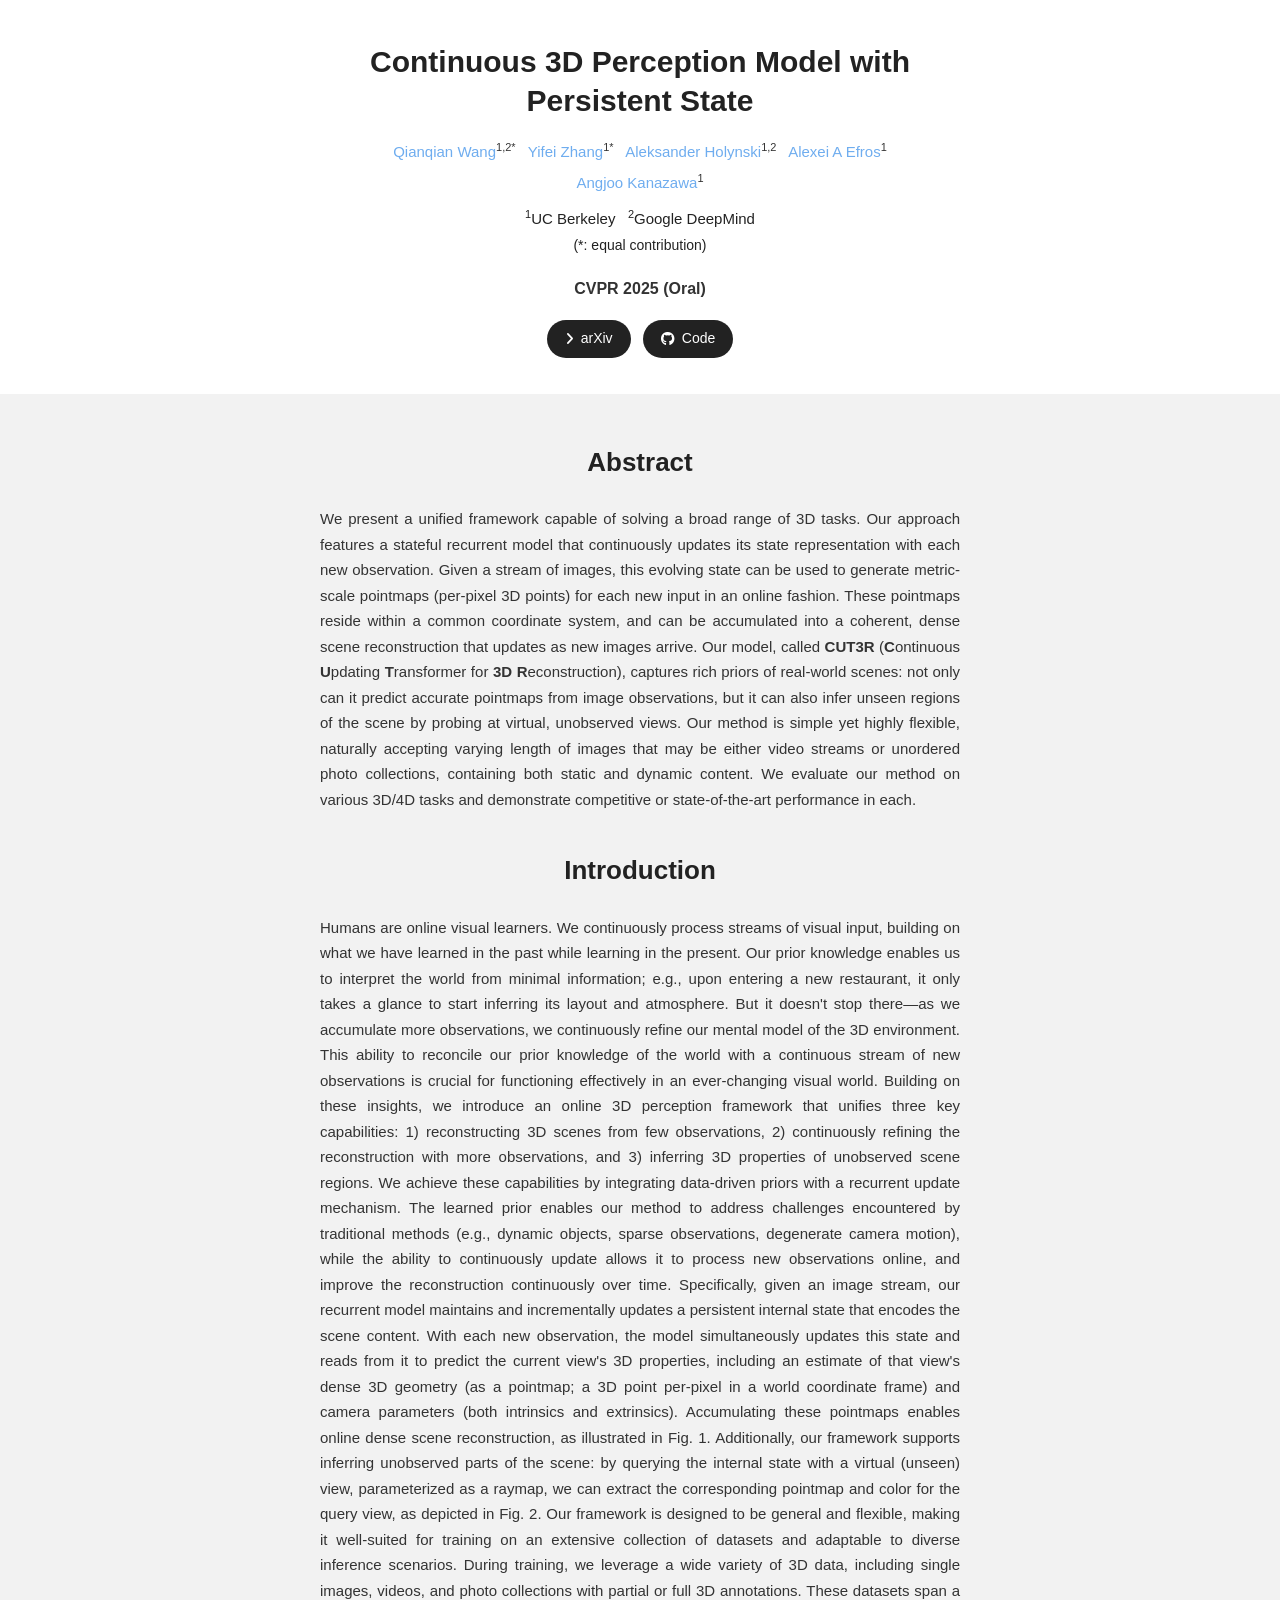
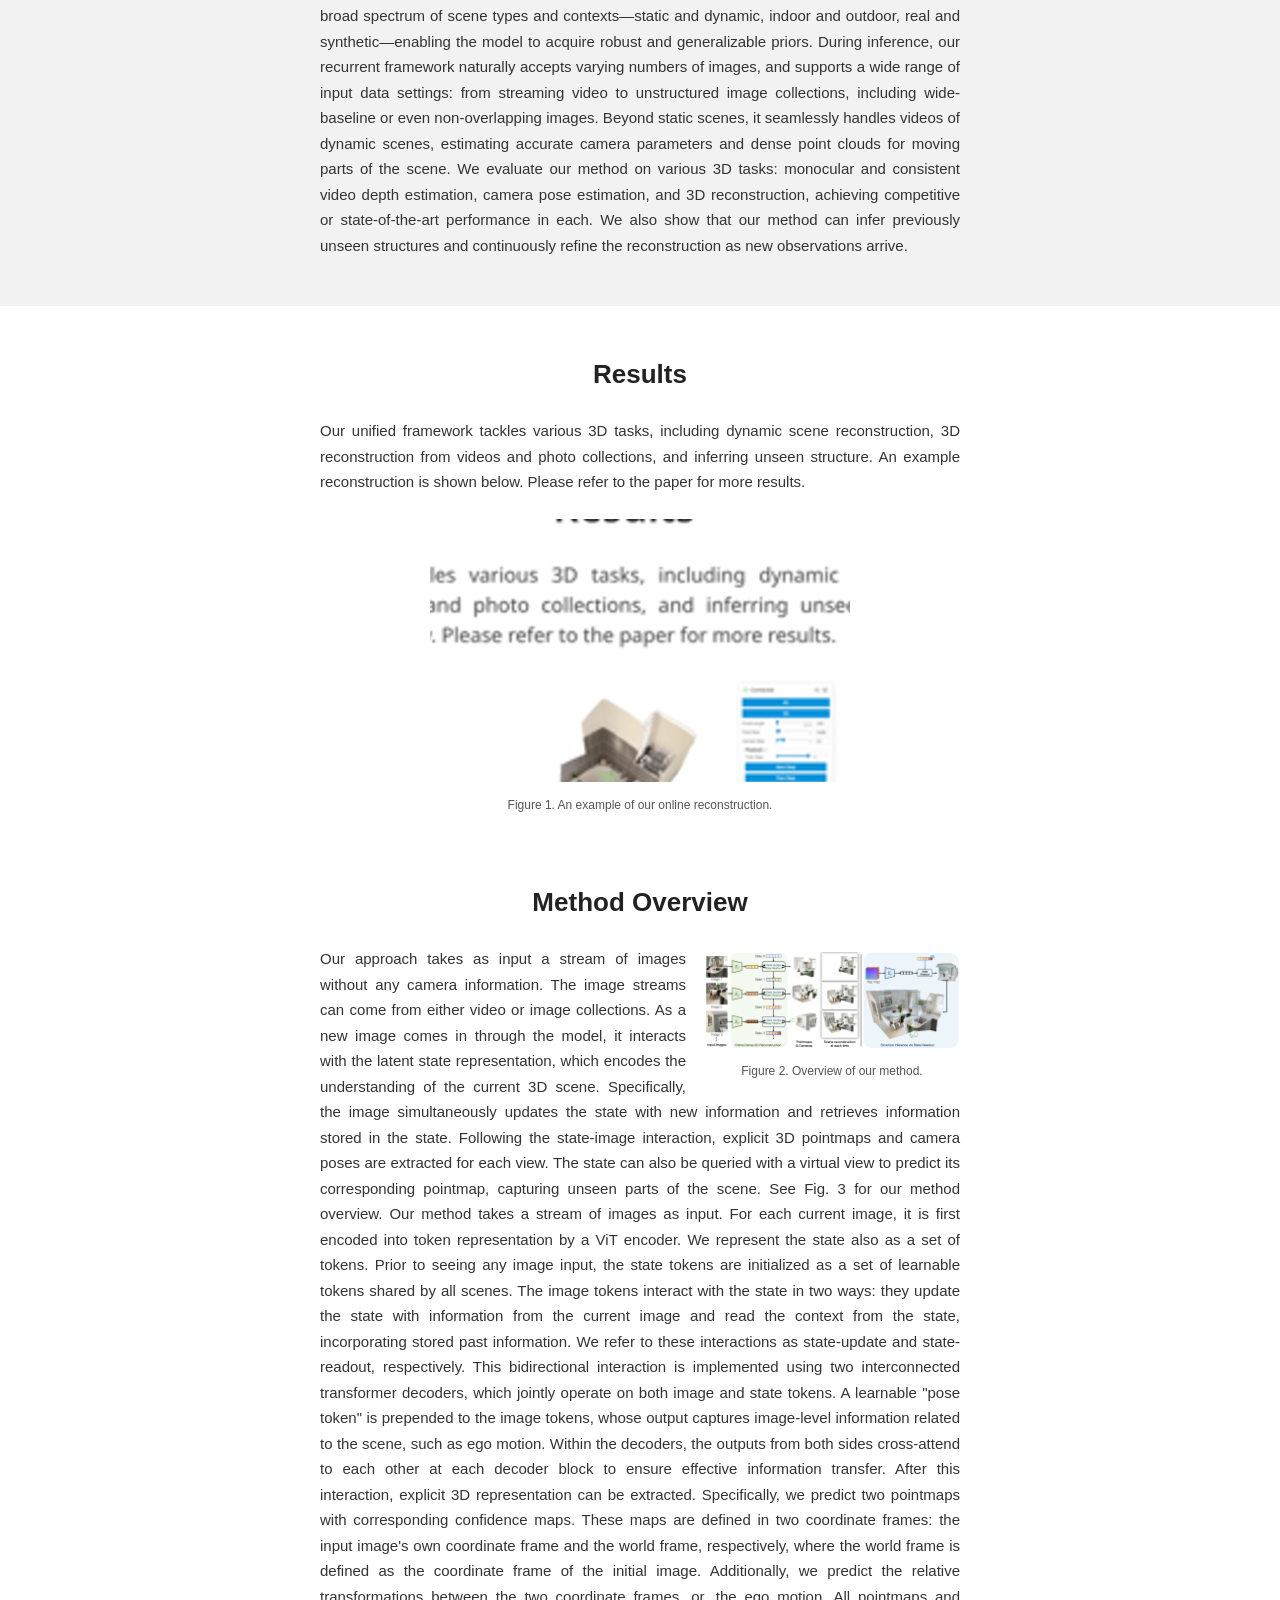
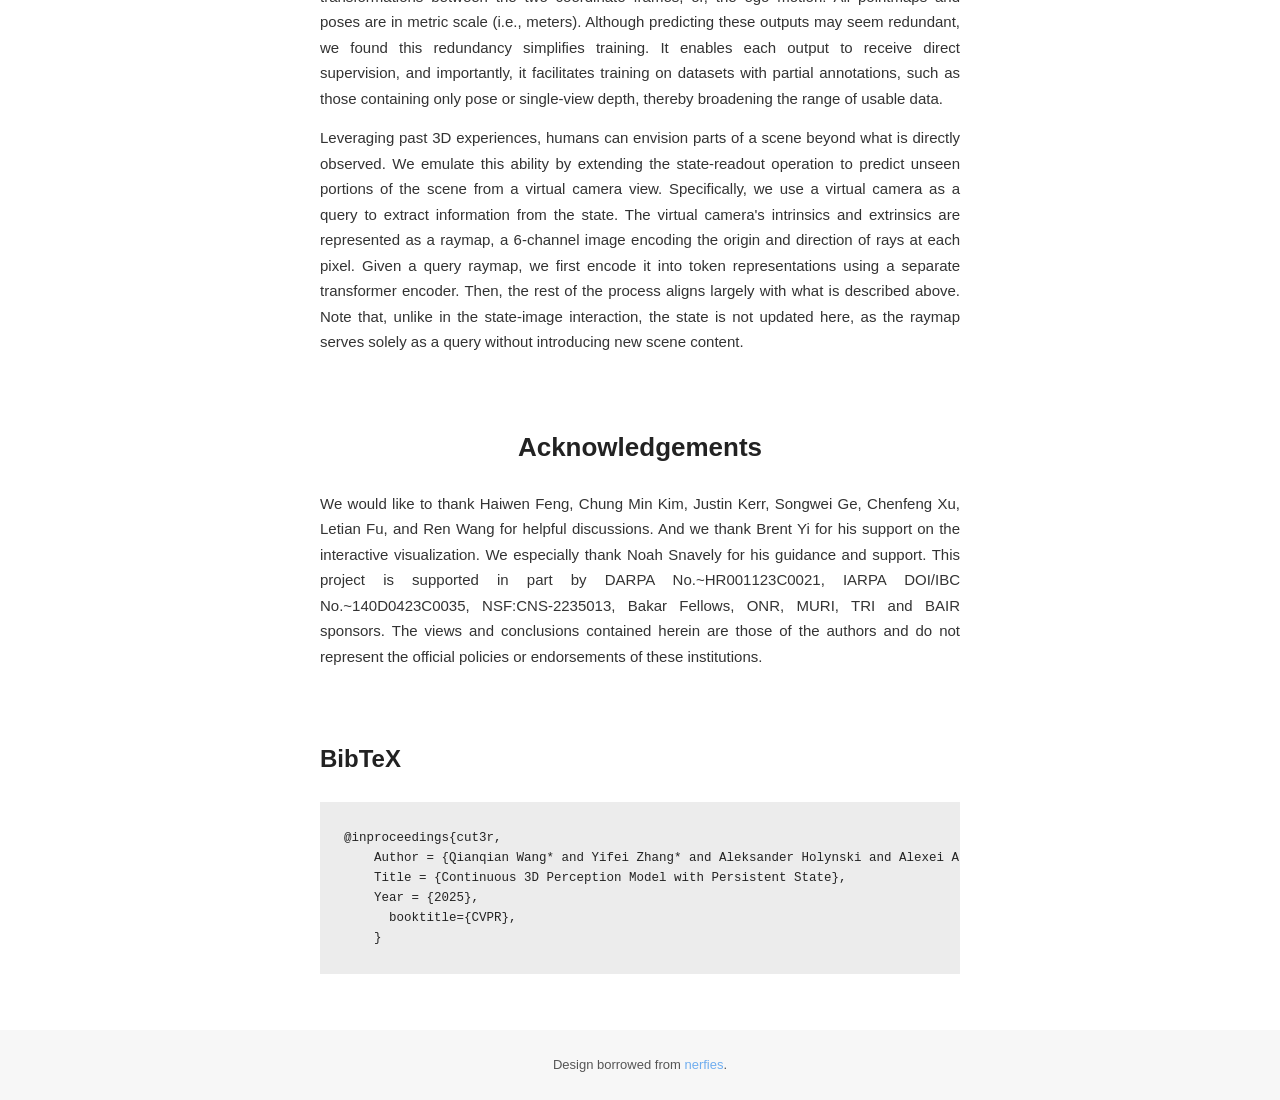
<file: static/examples/bad/index.html>
<!DOCTYPE html>
<html lang="en">
<head>
<meta charset="utf-8">
<meta name="viewport" content="width=device-width, initial-scale=1">
<title>Continuous 3D Perception Model with Persistent State</title>
<link rel="stylesheet" href="https://cdnjs.cloudflare.com/ajax/libs/font-awesome/6.4.0/css/all.min.css">
<style>
  * { margin: 0; padding: 0; box-sizing: border-box; }
  body {
    font-family: -apple-system, BlinkMacSystemFont, "Segoe UI", Roboto, "Helvetica Neue", Arial, sans-serif;
    color: #333; background: #fff; line-height: 1.7; font-size: 15px;
  }
  .container { max-width: 680px; margin: 0 auto; padding: 0 20px; }
  header { text-align: center; padding: 42px 0 36px; }
  header h1 { font-size: 30px; font-weight: 700; color: #222; line-height: 1.3; margin-bottom: 18px; }
  .authors { font-size: 15px; margin-bottom: 4px; }
  .authors a { color: #6fadef; text-decoration: none; }
  sup { font-size: 11px; }
  .affil { margin-top: 10px; font-size: 15px; color: #222; }
  .equal { font-size: 14px; color: #222; margin-top: 2px; }
  .venue { font-weight: 700; margin-top: 18px; font-size: 16px; }
  .btns { margin-top: 18px; }
  .btn {
    display: inline-flex; align-items: center; gap: 7px;
    background: #222; color: #fff; text-decoration: none;
    border-radius: 9999px; padding: 7px 18px; font-size: 14px; margin: 0 4px;
  }
  section h2 { text-align: center; font-size: 26px; font-weight: 700; color: #222; margin-bottom: 22px; }
  section p { text-align: justify; margin-bottom: 14px; }
  .gray { background: #f2f2f2; padding: 46px 0 34px; }
  .white { padding: 46px 0 10px; }
  figure { text-align: center; margin: 24px 0 8px; }
  figure img { max-width: 100%; }
  figcaption { font-size: 12px; color: #555; margin-top: 6px; }
  .fig-right { float: right; width: 40%; margin: 4px 0 10px 18px; }
  .fig-right img { width: 100%; }
  .clear { clear: both; }
  .bibtex h2 { text-align: left; font-size: 24px; }
  .bibtex pre {
    background: #ececec; padding: 26px 24px; font-size: 12.5px;
    font-family: "SFMono-Regular", Consolas, Menlo, monospace;
    overflow-x: auto; line-height: 1.6; color: #222;
  }
  footer { background: #f7f7f7; text-align: center; padding: 24px 0; font-size: 13px; color: #555; margin-top: 46px; }
  footer a { color: #6fadef; text-decoration: none; }
</style>
</head>
<body>

<header>
  <div class="container">
    <h1>Continuous 3D Perception Model with Persistent State</h1>
    <p class="authors">
      <a href="https://qianqianwang68.github.io/">Qianqian Wang</a><sup>1,2*</sup>&nbsp;&nbsp;
      <a href="https://forrest-110.github.io/">Yifei Zhang</a><sup>1*</sup>&nbsp;&nbsp;
      <a href="https://holynski.org/">Aleksander Holynski</a><sup>1,2</sup>&nbsp;&nbsp;
      <a href="https://people.eecs.berkeley.edu/~efros/">Alexei A Efros</a><sup>1</sup>
    </p>
    <p class="authors"><a href="https://people.eecs.berkeley.edu/~kanazawa/">Angjoo Kanazawa</a><sup>1</sup></p>
    <p class="affil"><sup>1</sup>UC Berkeley&nbsp;&nbsp;&nbsp;<sup>2</sup>Google DeepMind</p>
    <p class="equal">(*: equal contribution)</p>
    <p class="venue">CVPR 2025 (Oral)</p>
    <div class="btns">
      <a class="btn" href="https://arxiv.org/abs/2501.12387" target="_blank" rel="noopener"><i class="fas fa-angle-right"></i> arXiv</a>
      <a class="btn" href="https://github.com/CUT3R/CUT3R" target="_blank" rel="noopener"><i class="fab fa-github"></i> Code</a>
    </div>
  </div>
</header>

<div class="gray">
  <section class="container">
    <h2>Abstract</h2>
    <p>We present a unified framework capable of solving a broad range of 3D tasks. Our approach features a stateful recurrent model that continuously updates its state representation with each new observation. Given a stream of images, this evolving state can be used to generate metric-scale pointmaps (per-pixel 3D points) for each new input in an online fashion. These pointmaps reside within a common coordinate system, and can be accumulated into a coherent, dense scene reconstruction that updates as new images arrive. Our model, called <b>CUT3R</b> (<b>C</b>ontinuous <b>U</b>pdating <b>T</b>ransformer for <b>3D</b> <b>R</b>econstruction), captures rich priors of real-world scenes: not only can it predict accurate pointmaps from image observations, but it can also infer unseen regions of the scene by probing at virtual, unobserved views. Our method is simple yet highly flexible, naturally accepting varying length of images that may be either video streams or unordered photo collections, containing both static and dynamic content. We evaluate our method on various 3D/4D tasks and demonstrate competitive or state-of-the-art performance in each.</p>
  </section>
  <section class="container" style="margin-top: 36px;">
    <h2>Introduction</h2>
    <p>Humans are online visual learners. We continuously process streams of visual input, building on what we have learned in the past while learning in the present. Our prior knowledge enables us to interpret the world from minimal information; e.g., upon entering a new restaurant, it only takes a glance to start inferring its layout and atmosphere. But it doesn't stop there&mdash;as we accumulate more observations, we continuously refine our mental model of the 3D environment. This ability to reconcile our prior knowledge of the world with a continuous stream of new observations is crucial for functioning effectively in an ever-changing visual world. Building on these insights, we introduce an online 3D perception framework that unifies three key capabilities: 1) reconstructing 3D scenes from few observations, 2) continuously refining the reconstruction with more observations, and 3) inferring 3D properties of unobserved scene regions. We achieve these capabilities by integrating data-driven priors with a recurrent update mechanism. The learned prior enables our method to address challenges encountered by traditional methods (e.g., dynamic objects, sparse observations, degenerate camera motion), while the ability to continuously update allows it to process new observations online, and improve the reconstruction continuously over time. Specifically, given an image stream, our recurrent model maintains and incrementally updates a persistent internal state that encodes the scene content. With each new observation, the model simultaneously updates this state and reads from it to predict the current view's 3D properties, including an estimate of that view's dense 3D geometry (as a pointmap; a 3D point per-pixel in a world coordinate frame) and camera parameters (both intrinsics and extrinsics). Accumulating these pointmaps enables online dense scene reconstruction, as illustrated in Fig. 1. Additionally, our framework supports inferring unobserved parts of the scene: by querying the internal state with a virtual (unseen) view, parameterized as a raymap, we can extract the corresponding pointmap and color for the query view, as depicted in Fig. 2. Our framework is designed to be general and flexible, making it well-suited for training on an extensive collection of datasets and adaptable to diverse inference scenarios. During training, we leverage a wide variety of 3D data, including single images, videos, and photo collections with partial or full 3D annotations. These datasets span a broad spectrum of scene types and contexts&mdash;static and dynamic, indoor and outdoor, real and synthetic&mdash;enabling the model to acquire robust and generalizable priors. During inference, our recurrent framework naturally accepts varying numbers of images, and supports a wide range of input data settings: from streaming video to unstructured image collections, including wide-baseline or even non-overlapping images. Beyond static scenes, it seamlessly handles videos of dynamic scenes, estimating accurate camera parameters and dense point clouds for moving parts of the scene. We evaluate our method on various 3D tasks: monocular and consistent video depth estimation, camera pose estimation, and 3D reconstruction, achieving competitive or state-of-the-art performance in each. We also show that our method can infer previously unseen structures and continuously refine the reconstruction as new observations arrive.</p>
  </section>
</div>

<div class="white">
  <section class="container">
    <h2>Results</h2>
    <p>Our unified framework tackles various 3D tasks, including dynamic scene reconstruction, 3D reconstruction from videos and photo collections, and inferring unseen structure. An example reconstruction is shown below. Please refer to the paper for more results.</p>
    <figure>
      <img src="assets/figure1.png" alt="An example of our online reconstruction" style="max-width: 420px; width: 100%;">
      <figcaption>Figure 1. An example of our online reconstruction.</figcaption>
    </figure>
  </section>
</div>

<div class="white">
  <section class="container">
    <h2>Method Overview</h2>
    <figure class="fig-right">
      <img src="assets/figure2.png" alt="Overview of our method">
      <figcaption>Figure 2. Overview of our method.</figcaption>
    </figure>
    <p>Our approach takes as input a stream of images without any camera information. The image streams can come from either video or image collections. As a new image comes in through the model, it interacts with the latent state representation, which encodes the understanding of the current 3D scene. Specifically, the image simultaneously updates the state with new information and retrieves information stored in the state. Following the state-image interaction, explicit 3D pointmaps and camera poses are extracted for each view. The state can also be queried with a virtual view to predict its corresponding pointmap, capturing unseen parts of the scene. See Fig. 3 for our method overview. Our method takes a stream of images as input. For each current image, it is first encoded into token representation by a ViT encoder. We represent the state also as a set of tokens. Prior to seeing any image input, the state tokens are initialized as a set of learnable tokens shared by all scenes. The image tokens interact with the state in two ways: they update the state with information from the current image and read the context from the state, incorporating stored past information. We refer to these interactions as state-update and state-readout, respectively. This bidirectional interaction is implemented using two interconnected transformer decoders, which jointly operate on both image and state tokens. A learnable "pose token" is prepended to the image tokens, whose output captures image-level information related to the scene, such as ego motion. Within the decoders, the outputs from both sides cross-attend to each other at each decoder block to ensure effective information transfer. After this interaction, explicit 3D representation can be extracted. Specifically, we predict two pointmaps with corresponding confidence maps. These maps are defined in two coordinate frames: the input image's own coordinate frame and the world frame, respectively, where the world frame is defined as the coordinate frame of the initial image. Additionally, we predict the relative transformations between the two coordinate frames, or, the ego motion. All pointmaps and poses are in metric scale (i.e., meters). Although predicting these outputs may seem redundant, we found this redundancy simplifies training. It enables each output to receive direct supervision, and importantly, it facilitates training on datasets with partial annotations, such as those containing only pose or single-view depth, thereby broadening the range of usable data.</p>
    <p>Leveraging past 3D experiences, humans can envision parts of a scene beyond what is directly observed. We emulate this ability by extending the state-readout operation to predict unseen portions of the scene from a virtual camera view. Specifically, we use a virtual camera as a query to extract information from the state. The virtual camera's intrinsics and extrinsics are represented as a raymap, a 6-channel image encoding the origin and direction of rays at each pixel. Given a query raymap, we first encode it into token representations using a separate transformer encoder. Then, the rest of the process aligns largely with what is described above. Note that, unlike in the state-image interaction, the state is not updated here, as the raymap serves solely as a query without introducing new scene content.</p>
    <div class="clear"></div>
  </section>
</div>

<div class="white">
  <section class="container">
    <h2>Acknowledgements</h2>
    <p>We would like to thank Haiwen Feng, Chung Min Kim, Justin Kerr, Songwei Ge, Chenfeng Xu, Letian Fu, and Ren Wang for helpful discussions. And we thank Brent Yi for his support on the interactive visualization. We especially thank Noah Snavely for his guidance and support. This project is supported in part by DARPA No.~HR001123C0021, IARPA DOI/IBC No.~140D0423C0035, NSF:CNS-2235013, Bakar Fellows, ONR, MURI, TRI and BAIR sponsors. The views and conclusions contained herein are those of the authors and do not represent the official policies or endorsements of these institutions.</p>
  </section>
</div>

<div class="white bibtex">
  <section class="container">
    <h2>BibTeX</h2>
    <pre>@inproceedings{cut3r,
    Author = {Qianqian Wang* and Yifei Zhang* and Aleksander Holynski and Alexei A. Efros and Angjoo Kanazawa},
    Title = {Continuous 3D Perception Model with Persistent State},
    Year = {2025},
      booktitle={CVPR},
    }</pre>
  </section>
</div>

<footer>
  Design borrowed from <a href="https://github.com/nerfies/nerfies.github.io" target="_blank" rel="noopener">nerfies</a>.
</footer>

</body>
</html>
</file>
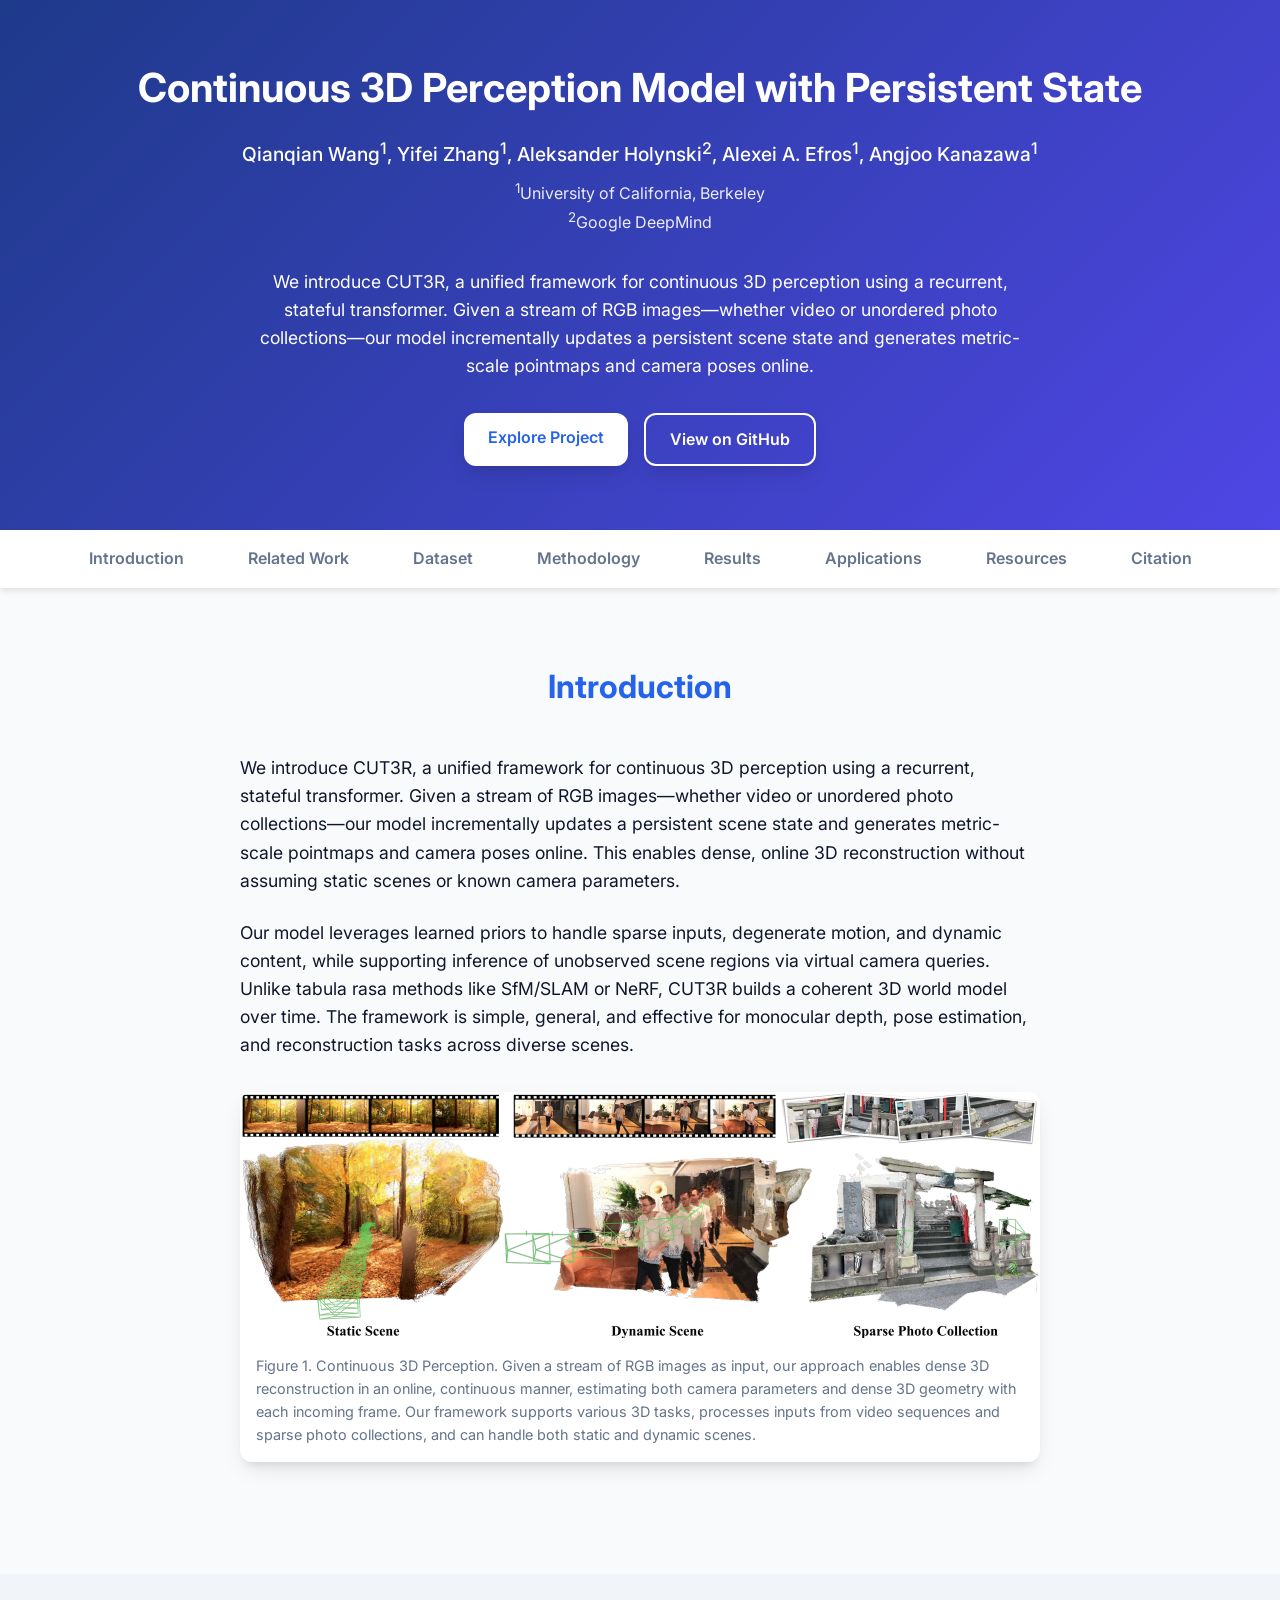
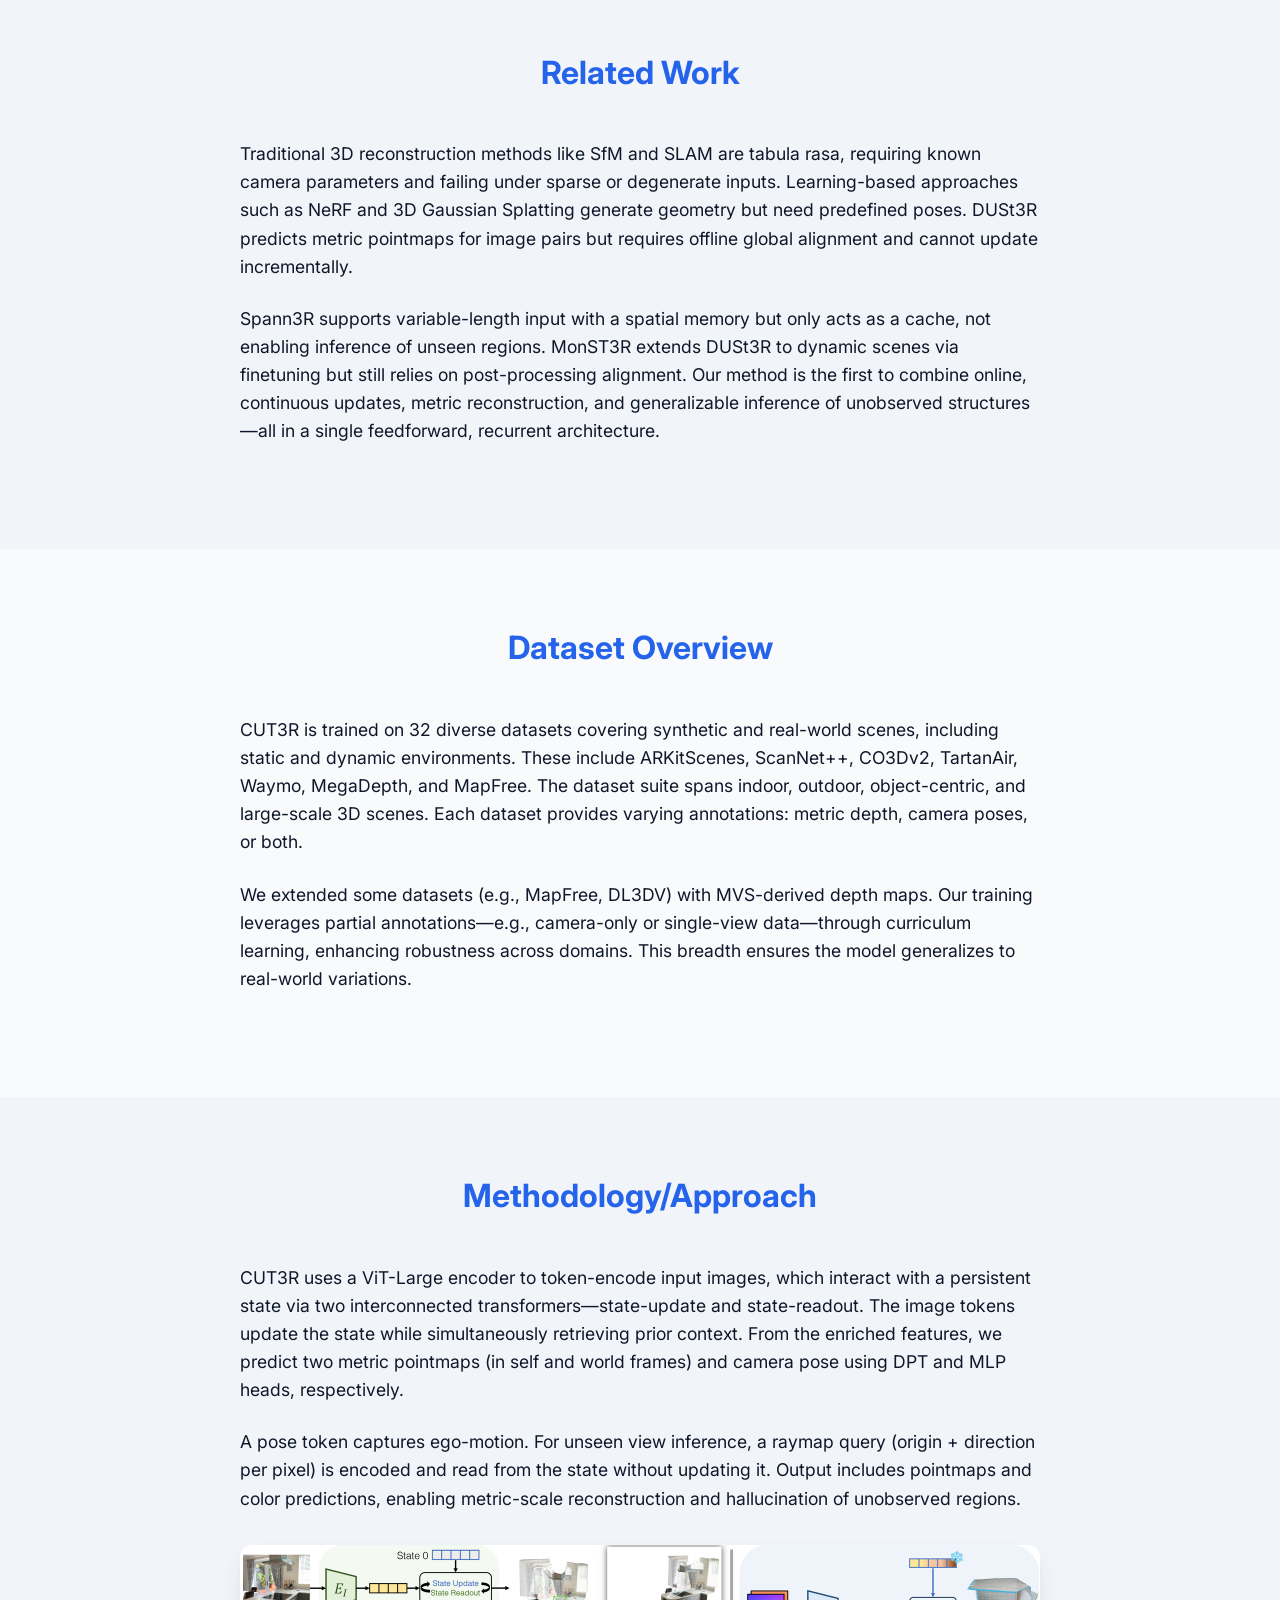
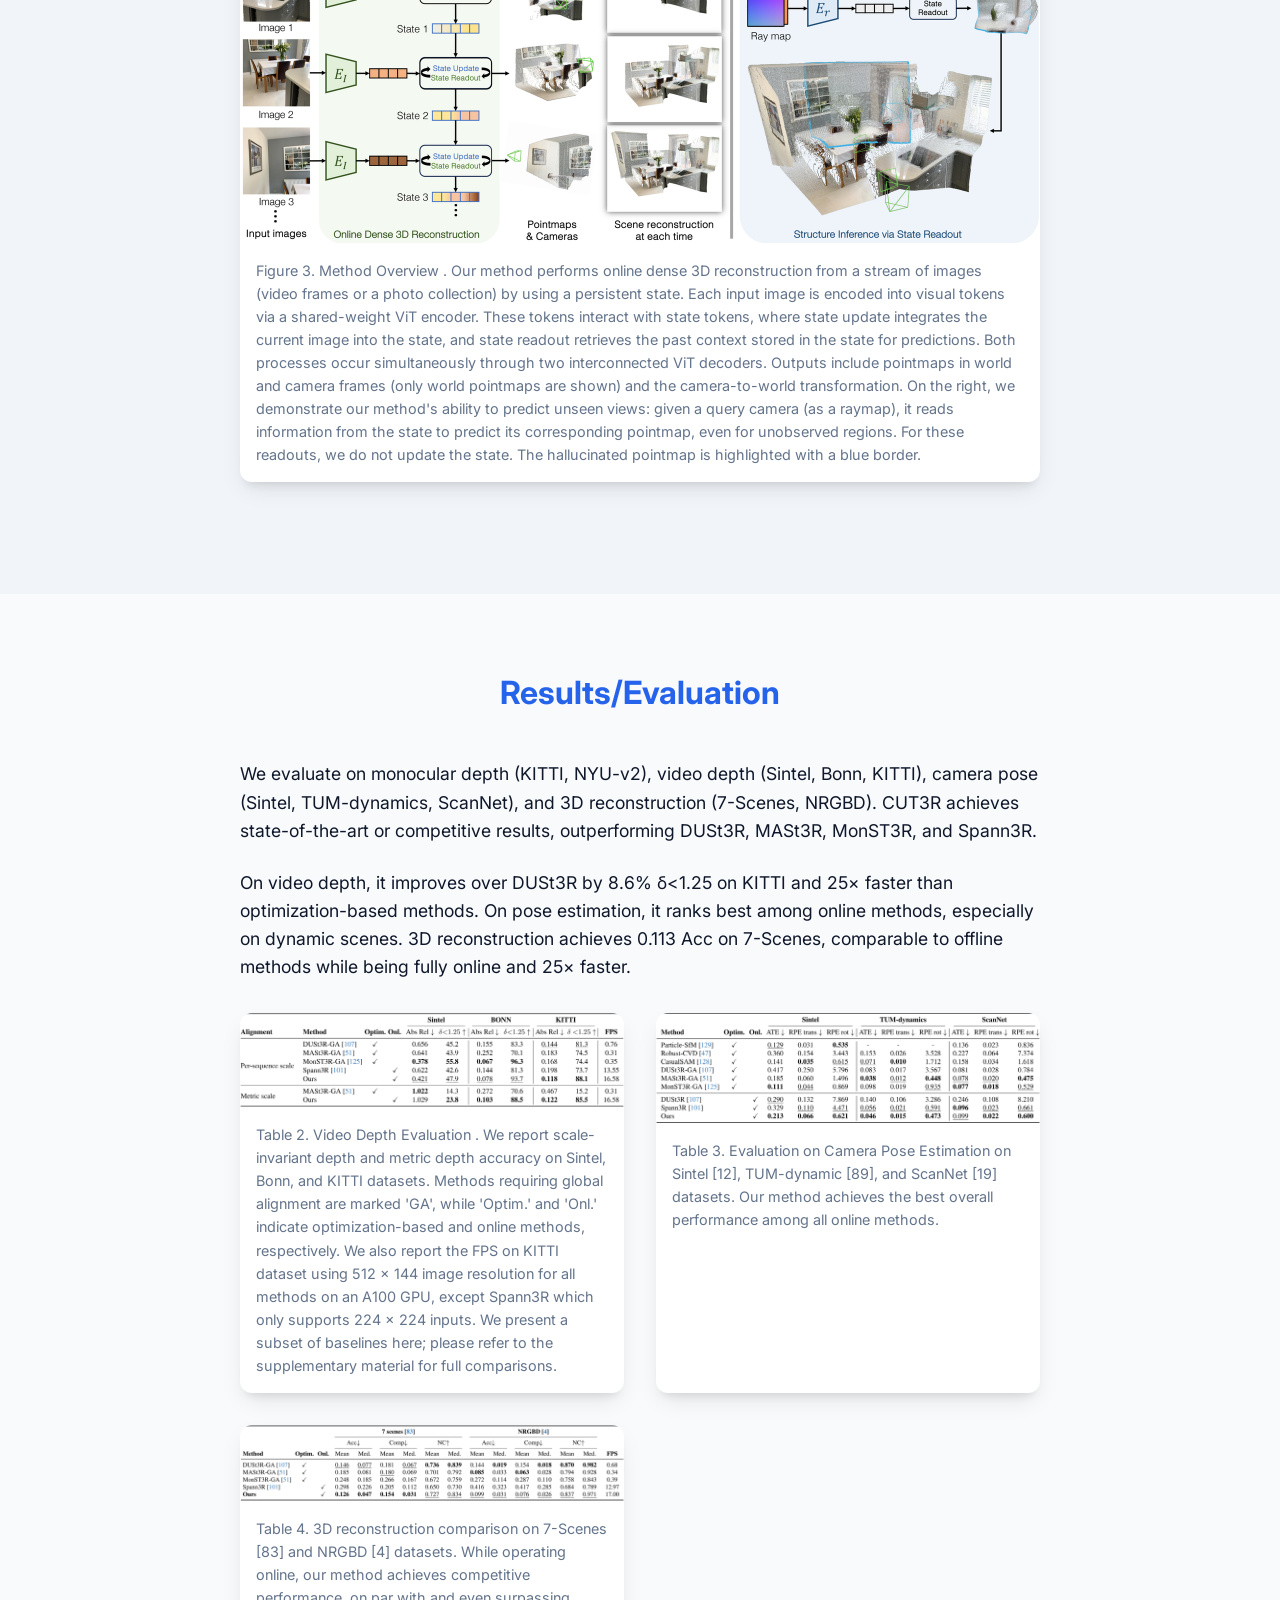
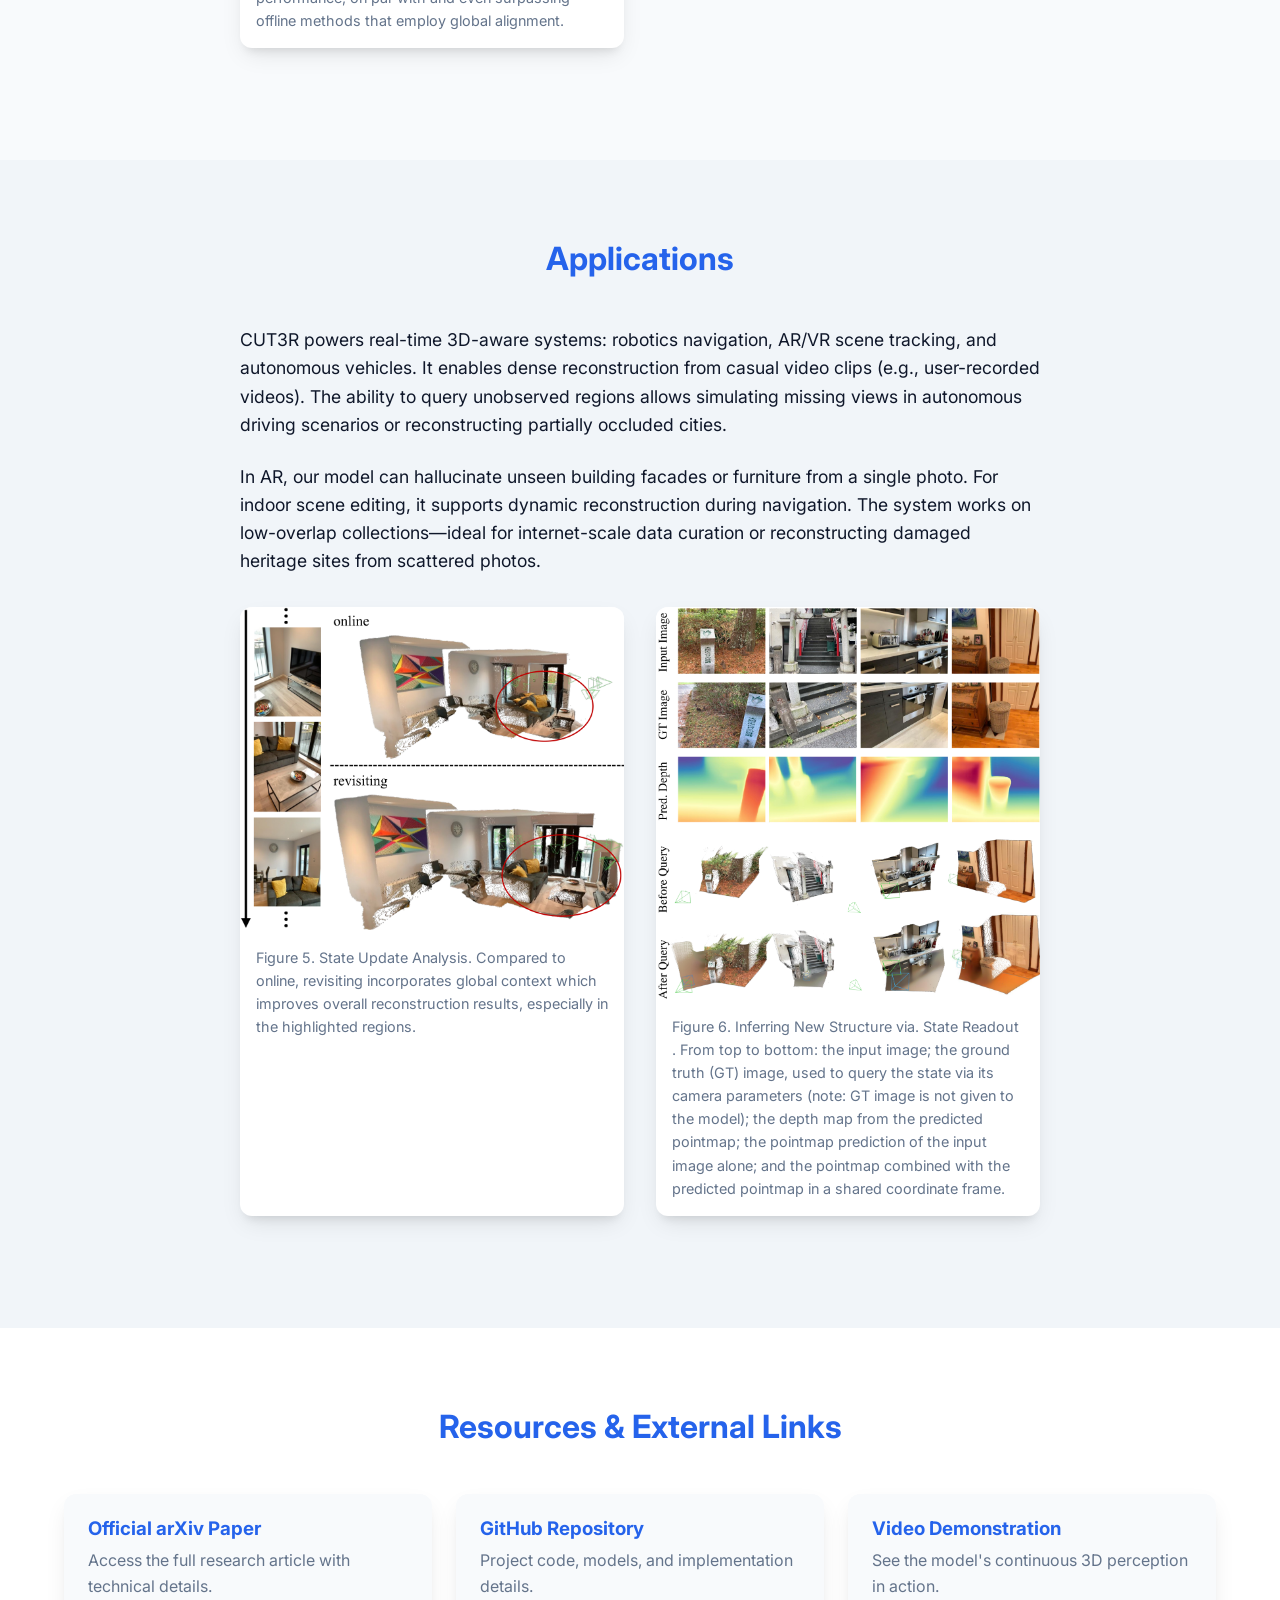
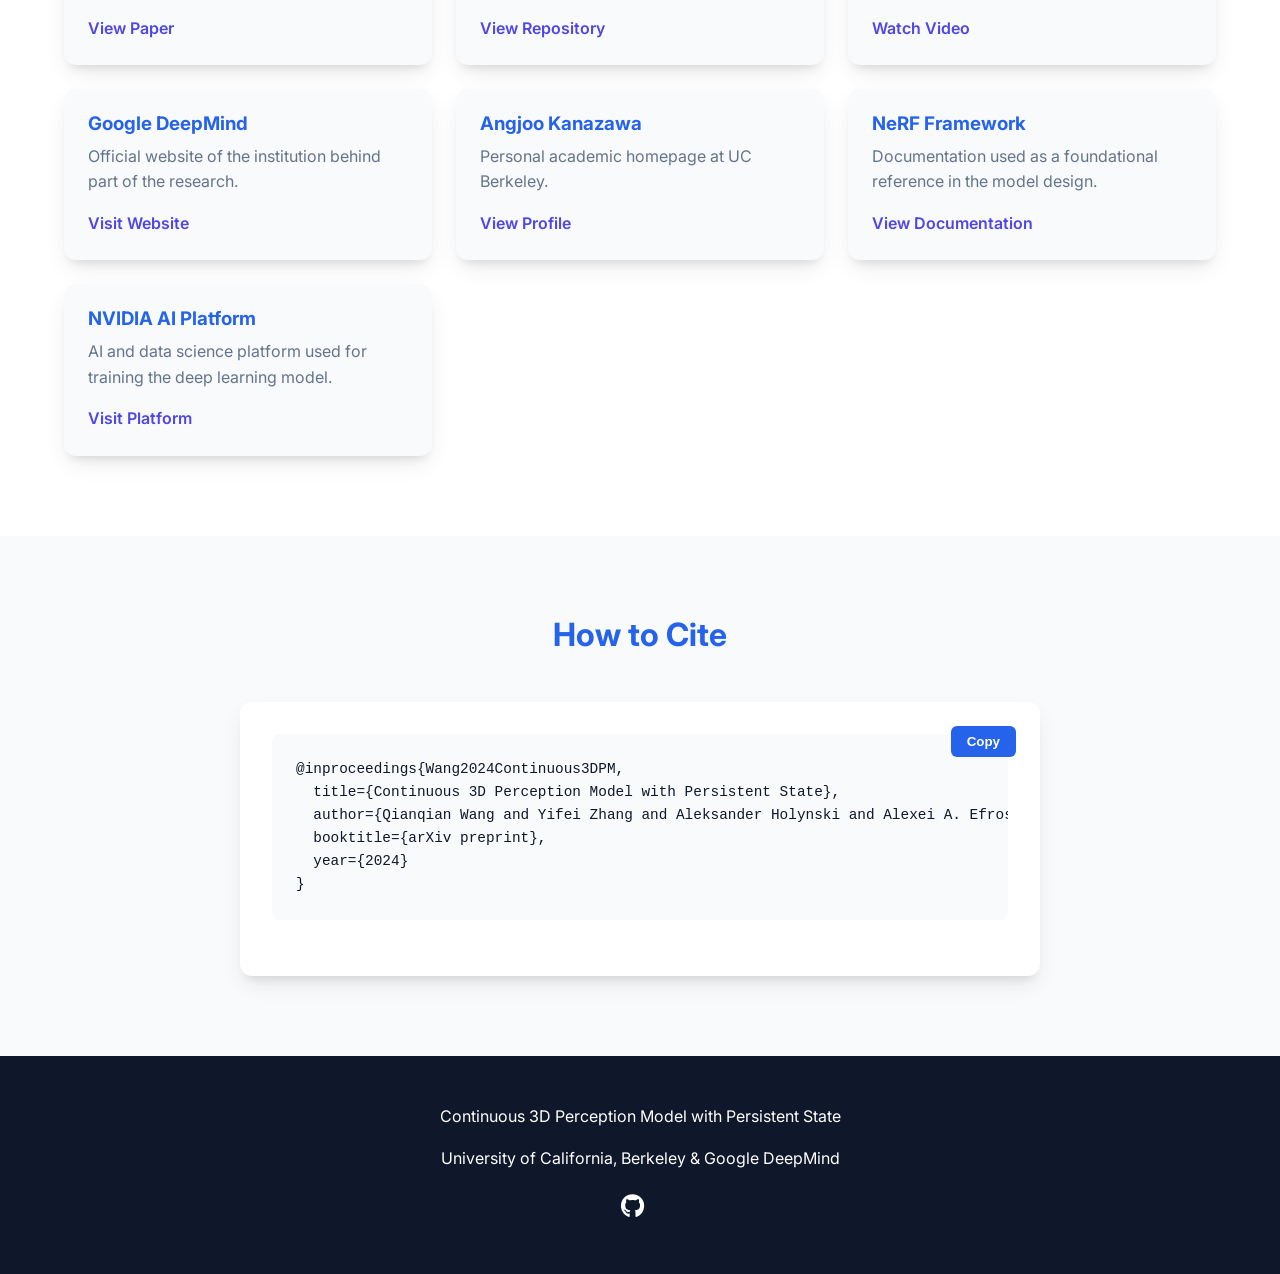
<file: static/examples/paper2web/index.html>
<!DOCTYPE html>
<html lang="en">
<head>
    <meta charset="UTF-8">
    <meta name="viewport" content="width=device-width, initial-scale=1.0">
    <title>Continuous 3D Perception Model with Persistent State</title>
    <link href="https://fonts.googleapis.com/css2?family=Inter:wght@300;400;500;600;700&display=swap" rel="stylesheet">
    <link rel="stylesheet" href="https://cdnjs.cloudflare.com/ajax/libs/font-awesome/6.4.0/css/all.min.css">
    <style>
        :root {
            --primary: #2563eb;
            --primary-dark: #1d4ed8;
            --secondary: #4f46e5;
            --accent: #8b5cf6;
            --light: #f8fafc;
            --dark: #0f172a;
            --gray: #64748b;
            --light-gray: #e2e8f0;
            --border-radius: 12px;
            --transition: all 0.3s ease;
            --shadow: 0 10px 25px -5px rgba(0, 0, 0, 0.1), 0 8px 10px -6px rgba(0, 0, 0, 0.1);
        }

        * {
            margin: 0;
            padding: 0;
            box-sizing: border-box;
        }

        body {
            font-family: 'Inter', sans-serif;
            line-height: 1.6;
            color: var(--dark);
            background-color: var(--light);
            scroll-behavior: smooth;
        }

        h1, h2, h3, h4 {
            font-weight: 700;
            line-height: 1.2;
        }

        .container {
            width: 100%;
            max-width: 1200px;
            margin: 0 auto;
            padding: 0 1.5rem;
        }

        /* Header */
        header {
            background: linear-gradient(135deg, #1e3a8a 0%, #4f46e5 100%);
            color: white;
            padding: 4rem 0;
            text-align: center;
        }

        .hero h1 {
            font-size: 2.5rem;
            margin-bottom: 1.5rem;
        }

        .authors {
            font-size: 1.2rem;
            margin-bottom: 0.5rem;
            font-weight: 500;
        }

        .affiliations {
            font-size: 1rem;
            margin-bottom: 2rem;
            opacity: 0.9;
        }

        .hero p {
            max-width: 800px;
            margin: 0 auto 2rem;
            font-size: 1.1rem;
        }

        .hero-buttons {
            display: flex;
            justify-content: center;
            gap: 1rem;
            flex-wrap: wrap;
        }

        .btn {
            display: inline-block;
            padding: 0.75rem 1.5rem;
            border-radius: var(--border-radius);
            font-weight: 600;
            text-decoration: none;
            transition: var(--transition);
            box-shadow: var(--shadow);
        }

        .btn-primary {
            background-color: white;
            color: var(--primary);
        }

        .btn-secondary {
            background-color: transparent;
            color: white;
            border: 2px solid white;
        }

        .btn:hover {
            transform: translateY(-3px);
            box-shadow: 0 15px 30px -5px rgba(0, 0, 0, 0.2);
        }

        /* Navigation */
        nav {
            background-color: white;
            box-shadow: 0 4px 6px -1px rgba(0, 0, 0, 0.1);
            position: sticky;
            top: 0;
            z-index: 100;
            backdrop-filter: blur(10px);
        }

        .nav-container {
            display: flex;
            justify-content: center;
            padding: 1rem 0;
        }

        .nav-links {
            display: flex;
            gap: 2rem;
            list-style: none;
        }

        .nav-links a {
            text-decoration: none;
            color: var(--gray);
            font-weight: 600;
            padding: 0.5rem 1rem;
            border-radius: 8px;
            transition: var(--transition);
        }

        .nav-links a:hover,
        .nav-links a.active {
            color: var(--primary);
            background: rgba(37, 99, 235, 0.1);
        }

        /* Sections */
        section {
            padding: 5rem 0;
        }

        .section-header {
            text-align: center;
            margin-bottom: 3rem;
        }

        .section-header h2 {
            font-size: 2rem;
            color: var(--primary);
            margin-bottom: 1rem;
        }

        .section-content {
            max-width: 800px;
            margin: 0 auto;
        }

        .section-content p {
            margin-bottom: 1.5rem;
            font-size: 1.1rem;
        }

        /* Image Grid */
        .image-grid {
            display: grid;
            grid-template-columns: repeat(auto-fit, minmax(300px, 1fr));
            gap: 2rem;
            margin: 2rem 0;
        }

        .image-card {
            background: white;
            border-radius: var(--border-radius);
            overflow: hidden;
            box-shadow: var(--shadow);
            transition: var(--transition);
        }

        .image-card:hover {
            transform: translateY(-5px);
            box-shadow: 0 20px 25px -5px rgba(0, 0, 0, 0.1);
        }

        .image-card img {
            width: 100%;
            height: auto;
            display: block;
        }

        .image-caption {
            padding: 1rem;
            font-size: 0.9rem;
            color: var(--gray);
        }

        /* Resources */
        .resources {
            background-color: white;
        }

        .resource-grid {
            display: grid;
            grid-template-columns: repeat(auto-fit, minmax(300px, 1fr));
            gap: 1.5rem;
        }

        .resource-card {
            background: var(--light);
            border-radius: var(--border-radius);
            padding: 1.5rem;
            box-shadow: var(--shadow);
            transition: var(--transition);
        }

        .resource-card:hover {
            transform: translateY(-3px);
        }

        .resource-card h3 {
            color: var(--primary);
            margin-bottom: 0.5rem;
        }

        .resource-card p {
            margin-bottom: 1rem;
            color: var(--gray);
        }

        .resource-link {
            display: inline-block;
            color: var(--secondary);
            text-decoration: none;
            font-weight: 600;
        }

        .resource-link:hover {
            text-decoration: underline;
        }

        /* Citation */
        .citation-box {
            background: white;
            border-radius: var(--border-radius);
            padding: 2rem;
            box-shadow: var(--shadow);
            position: relative;
            max-width: 800px;
            margin: 0 auto;
        }

        .citation-box pre {
            background: var(--light);
            padding: 1.5rem;
            border-radius: 8px;
            overflow-x: auto;
            font-size: 0.9rem;
            margin-bottom: 1.5rem;
        }

        .copy-btn {
            position: absolute;
            top: 1.5rem;
            right: 1.5rem;
            background: var(--primary);
            color: white;
            border: none;
            padding: 0.5rem 1rem;
            border-radius: 6px;
            cursor: pointer;
            font-weight: 600;
            transition: var(--transition);
        }

        .copy-btn:hover {
            background: var(--primary-dark);
        }

        /* Footer */
        footer {
            background: var(--dark);
            color: white;
            padding: 3rem 0;
            text-align: center;
        }

        .footer-content p {
            margin-bottom: 1rem;
        }

        .social-links {
            display: flex;
            justify-content: center;
            gap: 1rem;
            margin-top: 1rem;
        }

        .social-links a {
            color: white;
            font-size: 1.5rem;
            transition: var(--transition);
        }

        .social-links a:hover {
            color: var(--accent);
        }

        /* Animations */
        .fade-in {
            opacity: 0;
            transform: translateY(20px);
            transition: opacity 0.6s ease-out, transform 0.6s ease-out;
        }

        .fade-in.visible {
            opacity: 1;
            transform: translateY(0);
        }

        /* Responsive */
        @media (max-width: 768px) {
            .hero h1 {
                font-size: 2rem;
            }

            .nav-links {
                flex-direction: column;
                gap: 1rem;
                align-items: center;
            }

            section {
                padding: 3rem 0;
            }
        }
    </style>
</head>
<body>
    <!-- Header -->
    <header class="hero">
        <div class="container">
            <h1>Continuous 3D Perception Model with Persistent State</h1>
            <div class="authors">Qianqian Wang<sup>1</sup>, Yifei Zhang<sup>1</sup>, Aleksander Holynski<sup>2</sup>, Alexei A. Efros<sup>1</sup>, Angjoo Kanazawa<sup>1</sup></div>
            <div class="affiliations"><sup>1</sup>University of California, Berkeley<br><sup>2</sup>Google DeepMind</div>
            <p>We introduce CUT3R, a unified framework for continuous 3D perception using a recurrent, stateful transformer. Given a stream of RGB images—whether video or unordered photo collections—our model incrementally updates a persistent scene state and generates metric-scale pointmaps and camera poses online.</p>
            <div class="hero-buttons">
                <a href="#introduction" class="btn btn-primary">Explore Project</a>
                <a href="https://github.com/ucb-berkeley/continuous-3d-perception" class="btn btn-secondary" target="_blank">View on GitHub</a>
            </div>
        </div>
    </header>

    <!-- Navigation -->
    <nav>
        <div class="container nav-container">
            <ul class="nav-links">
                <li><a href="#introduction" class="nav-link active">Introduction</a></li>
                <li><a href="#related-work" class="nav-link">Related Work</a></li>
                <li><a href="#dataset" class="nav-link">Dataset</a></li>
                <li><a href="#methodology" class="nav-link">Methodology</a></li>
                <li><a href="#results" class="nav-link">Results</a></li>
                <li><a href="#applications" class="nav-link">Applications</a></li>
                <li><a href="#resources" class="nav-link">Resources</a></li>
                <li><a href="#citation" class="nav-link">Citation</a></li>
            </ul>
        </div>
    </nav>

    <!-- Introduction -->
    <section id="introduction">
        <div class="container">
            <div class="section-header">
                <h2>Introduction</h2>
            </div>
            <div class="section-content">
                <p>We introduce CUT3R, a unified framework for continuous 3D perception using a recurrent, stateful transformer. Given a stream of RGB images—whether video or unordered photo collections—our model incrementally updates a persistent scene state and generates metric-scale pointmaps and camera poses online. This enables dense, online 3D reconstruction without assuming static scenes or known camera parameters.</p>
                <p>Our model leverages learned priors to handle sparse inputs, degenerate motion, and dynamic content, while supporting inference of unobserved scene regions via virtual camera queries. Unlike tabula rasa methods like SfM/SLAM or NeRF, CUT3R builds a coherent 3D world model over time. The framework is simple, general, and effective for monocular depth, pose estimation, and reconstruction tasks across diverse scenes.</p>
                
                <div class="image-grid">
                    <div class="image-card fade-in">
                        <img src="assets/2501.12387v1-picture-1.png" alt="Figure 1. Continuous 3D Perception. Given a stream of RGB images as input, our approach enables dense 3D reconstruction in an online, continuous manner, estimating both camera parameters and dense 3D geometry with each incoming frame. Our framework supports various 3D tasks, processes inputs from video sequences and sparse photo collections, and can handle both static and dynamic scenes.">
                        <div class="image-caption">Figure 1. Continuous 3D Perception. Given a stream of RGB images as input, our approach enables dense 3D reconstruction in an online, continuous manner, estimating both camera parameters and dense 3D geometry with each incoming frame. Our framework supports various 3D tasks, processes inputs from video sequences and sparse photo collections, and can handle both static and dynamic scenes.</div>
                    </div>
                </div>
            </div>
        </div>
    </section>

    <!-- Related Work -->
    <section id="related-work" style="background-color: #f1f5f9;">
        <div class="container">
            <div class="section-header">
                <h2>Related Work</h2>
            </div>
            <div class="section-content">
                <p>Traditional 3D reconstruction methods like SfM and SLAM are tabula rasa, requiring known camera parameters and failing under sparse or degenerate inputs. Learning-based approaches such as NeRF and 3D Gaussian Splatting generate geometry but need predefined poses. DUSt3R predicts metric pointmaps for image pairs but requires offline global alignment and cannot update incrementally.</p>
                <p>Spann3R supports variable-length input with a spatial memory but only acts as a cache, not enabling inference of unseen regions. MonST3R extends DUSt3R to dynamic scenes via finetuning but still relies on post-processing alignment. Our method is the first to combine online, continuous updates, metric reconstruction, and generalizable inference of unobserved structures—all in a single feedforward, recurrent architecture.</p>
            </div>
        </div>
    </section>

    <!-- Dataset -->
    <section id="dataset">
        <div class="container">
            <div class="section-header">
                <h2>Dataset Overview</h2>
            </div>
            <div class="section-content">
                <p>CUT3R is trained on 32 diverse datasets covering synthetic and real-world scenes, including static and dynamic environments. These include ARKitScenes, ScanNet++, CO3Dv2, TartanAir, Waymo, MegaDepth, and MapFree. The dataset suite spans indoor, outdoor, object-centric, and large-scale 3D scenes. Each dataset provides varying annotations: metric depth, camera poses, or both.</p>
                <p>We extended some datasets (e.g., MapFree, DL3DV) with MVS-derived depth maps. Our training leverages partial annotations—e.g., camera-only or single-view data—through curriculum learning, enhancing robustness across domains. This breadth ensures the model generalizes to real-world variations.</p>
            </div>
        </div>
    </section>

    <!-- Methodology -->
    <section id="methodology" style="background-color: #f1f5f9;">
        <div class="container">
            <div class="section-header">
                <h2>Methodology/Approach</h2>
            </div>
            <div class="section-content">
                <p>CUT3R uses a ViT-Large encoder to token-encode input images, which interact with a persistent state via two interconnected transformers—state-update and state-readout. The image tokens update the state while simultaneously retrieving prior context. From the enriched features, we predict two metric pointmaps (in self and world frames) and camera pose using DPT and MLP heads, respectively.</p>
                <p>A pose token captures ego-motion. For unseen view inference, a raymap query (origin + direction per pixel) is encoded and read from the state without updating it. Output includes pointmaps and color predictions, enabling metric-scale reconstruction and hallucination of unobserved regions.</p>
                
                <div class="image-grid">
                    <div class="image-card fade-in">
                        <img src="assets/2501.12387v1-picture-3.png" alt="Figure 3. Method Overview . Our method performs online dense 3D reconstruction from a stream of images (video frames or a photo collection) by using a persistent state. Each input image is encoded into visual tokens via a shared-weight ViT encoder. These tokens interact with state tokens, where state update integrates the current image into the state, and state readout retrieves the past context stored in the state for predictions. Both processes occur simultaneously through two interconnected ViT decoders. Outputs include pointmaps in world and camera frames (only world pointmaps are shown) and the camera-to-world transformation. On the right, we demonstrate our method's ability to predict unseen views: given a query camera (as a raymap), it reads information from the state to predict its corresponding pointmap, even for unobserved regions. For these readouts, we do not update the state. The hallucinated pointmap is highlighted with a blue border.">
                        <div class="image-caption">Figure 3. Method Overview . Our method performs online dense 3D reconstruction from a stream of images (video frames or a photo collection) by using a persistent state. Each input image is encoded into visual tokens via a shared-weight ViT encoder. These tokens interact with state tokens, where state update integrates the current image into the state, and state readout retrieves the past context stored in the state for predictions. Both processes occur simultaneously through two interconnected ViT decoders. Outputs include pointmaps in world and camera frames (only world pointmaps are shown) and the camera-to-world transformation. On the right, we demonstrate our method's ability to predict unseen views: given a query camera (as a raymap), it reads information from the state to predict its corresponding pointmap, even for unobserved regions. For these readouts, we do not update the state. The hallucinated pointmap is highlighted with a blue border.</div>
                    </div>
                </div>
            </div>
        </div>
    </section>

    <!-- Results -->
    <section id="results">
        <div class="container">
            <div class="section-header">
                <h2>Results/Evaluation</h2>
            </div>
            <div class="section-content">
                <p>We evaluate on monocular depth (KITTI, NYU-v2), video depth (Sintel, Bonn, KITTI), camera pose (Sintel, TUM-dynamics, ScanNet), and 3D reconstruction (7-Scenes, NRGBD). CUT3R achieves state-of-the-art or competitive results, outperforming DUSt3R, MASt3R, MonST3R, and Spann3R.</p>
                <p>On video depth, it improves over DUSt3R by 8.6% δ&lt;1.25 on KITTI and 25× faster than optimization-based methods. On pose estimation, it ranks best among online methods, especially on dynamic scenes. 3D reconstruction achieves 0.113 Acc on 7-Scenes, comparable to offline methods while being fully online and 25× faster.</p>
                
                <div class="image-grid">
                    <div class="image-card fade-in">
                        <img src="assets/2501.12387v1-table-2.png" alt="Table 2. Video Depth Evaluation . We report scale-invariant depth and metric depth accuracy on Sintel, Bonn, and KITTI datasets. Methods requiring global alignment are marked 'GA', while 'Optim.' and 'Onl.' indicate optimization-based and online methods, respectively. We also report the FPS on KITTI dataset using 512 × 144 image resolution for all methods on an A100 GPU, except Spann3R which only supports 224 × 224 inputs. We present a subset of baselines here; please refer to the supplementary material for full comparisons.">
                        <div class="image-caption">Table 2. Video Depth Evaluation . We report scale-invariant depth and metric depth accuracy on Sintel, Bonn, and KITTI datasets. Methods requiring global alignment are marked 'GA', while 'Optim.' and 'Onl.' indicate optimization-based and online methods, respectively. We also report the FPS on KITTI dataset using 512 × 144 image resolution for all methods on an A100 GPU, except Spann3R which only supports 224 × 224 inputs. We present a subset of baselines here; please refer to the supplementary material for full comparisons.</div>
                    </div>
                    <div class="image-card fade-in">
                        <img src="assets/2501.12387v1-table-3.png" alt="Table 3. Evaluation on Camera Pose Estimation on Sintel [12], TUM-dynamic [89], and ScanNet [19] datasets. Our method achieves the best overall performance among all online methods.">
                        <div class="image-caption">Table 3. Evaluation on Camera Pose Estimation on Sintel [12], TUM-dynamic [89], and ScanNet [19] datasets. Our method achieves the best overall performance among all online methods.</div>
                    </div>
                    <div class="image-card fade-in">
                        <img src="assets/2501.12387v1-table-4.png" alt="Table 4. 3D reconstruction comparison on 7-Scenes [83] and NRGBD [4] datasets. While operating online, our method achieves competitive performance, on par with and even surpassing offline methods that employ global alignment.">
                        <div class="image-caption">Table 4. 3D reconstruction comparison on 7-Scenes [83] and NRGBD [4] datasets. While operating online, our method achieves competitive performance, on par with and even surpassing offline methods that employ global alignment.</div>
                    </div>
                </div>
            </div>
        </div>
    </section>

    <!-- Applications -->
    <section id="applications" style="background-color: #f1f5f9;">
        <div class="container">
            <div class="section-header">
                <h2>Applications</h2>
            </div>
            <div class="section-content">
                <p>CUT3R powers real-time 3D-aware systems: robotics navigation, AR/VR scene tracking, and autonomous vehicles. It enables dense reconstruction from casual video clips (e.g., user-recorded videos). The ability to query unobserved regions allows simulating missing views in autonomous driving scenarios or reconstructing partially occluded cities.</p>
                <p>In AR, our model can hallucinate unseen building facades or furniture from a single photo. For indoor scene editing, it supports dynamic reconstruction during navigation. The system works on low-overlap collections—ideal for internet-scale data curation or reconstructing damaged heritage sites from scattered photos.</p>
                
                <div class="image-grid">
                    <div class="image-card fade-in">
                        <img src="assets/2501.12387v1-picture-5.png" alt="Figure 5. State Update Analysis. Compared to online, revisiting incorporates global context which improves overall reconstruction results, especially in the highlighted regions.">
                        <div class="image-caption">Figure 5. State Update Analysis. Compared to online, revisiting incorporates global context which improves overall reconstruction results, especially in the highlighted regions.</div>
                    </div>
                    <div class="image-card fade-in">
                        <img src="assets/2501.12387v1-picture-6.png" alt="Figure 6. Inferring New Structure via. State Readout . From top to bottom: the input image; the ground truth (GT) image, used to query the state via its camera parameters (note: GT image is not given to the model); the depth map from the predicted pointmap; the pointmap prediction of the input image alone; and the pointmap combined with the predicted pointmap in a shared coordinate frame.">
                        <div class="image-caption">Figure 6. Inferring New Structure via. State Readout . From top to bottom: the input image; the ground truth (GT) image, used to query the state via its camera parameters (note: GT image is not given to the model); the depth map from the predicted pointmap; the pointmap prediction of the input image alone; and the pointmap combined with the predicted pointmap in a shared coordinate frame.</div>
                    </div>
                </div>
            </div>
        </div>
    </section>

    <!-- Resources -->
    <section id="resources" class="resources">
        <div class="container">
            <div class="section-header">
                <h2>Resources & External Links</h2>
            </div>
            <div class="resource-grid">
                <div class="resource-card fade-in">
                    <h3>Official arXiv Paper</h3>
                    <p>Access the full research article with technical details.</p>
                    <a href="https://arxiv.org/abs/2308.04913" class="resource-link" target="_blank">View Paper</a>
                </div>
                <div class="resource-card fade-in">
                    <h3>GitHub Repository</h3>
                    <p>Project code, models, and implementation details.</p>
                    <a href="https://github.com/ucb-berkeley/continuous-3d-perception" class="resource-link" target="_blank">View Repository</a>
                </div>
                <div class="resource-card fade-in">
                    <h3>Video Demonstration</h3>
                    <p>See the model's continuous 3D perception in action.</p>
                    <a href="https://www.youtube.com/watch?v=example_video" class="resource-link" target="_blank">Watch Video</a>
                </div>
                <div class="resource-card fade-in">
                    <h3>Google DeepMind</h3>
                    <p>Official website of the institution behind part of the research.</p>
                    <a href="https://www.google.com/deepmind" class="resource-link" target="_blank">Visit Website</a>
                </div>
                <div class="resource-card fade-in">
                    <h3>Angjoo Kanazawa</h3>
                    <p>Personal academic homepage at UC Berkeley.</p>
                    <a href="https://www.cs.berkeley.edu/~angjoo" class="resource-link" target="_blank">View Profile</a>
                </div>
                <div class="resource-card fade-in">
                    <h3>NeRF Framework</h3>
                    <p>Documentation used as a foundational reference in the model design.</p>
                    <a href="https://github.com/ucb-berkeley/nerf/blob/main/README.md" class="resource-link" target="_blank">View Documentation</a>
                </div>
                <div class="resource-card fade-in">
                    <h3>NVIDIA AI Platform</h3>
                    <p>AI and data science platform used for training the deep learning model.</p>
                    <a href="https://www.nvidia.com/en-us/ai-data-science/" class="resource-link" target="_blank">Visit Platform</a>
                </div>
            </div>
        </div>
    </section>

    <!-- Citation -->
    <section id="citation">
        <div class="container">
            <div class="section-header">
                <h2>How to Cite</h2>
            </div>
            <div class="citation-box">
                <pre id="bibtex-code">@inproceedings{Wang2024Continuous3DPM,
  title={Continuous 3D Perception Model with Persistent State},
  author={Qianqian Wang and Yifei Zhang and Aleksander Holynski and Alexei A. Efros and Angjoo Kanazawa},
  booktitle={arXiv preprint},
  year={2024}
}</pre>
                <button id="copy-btn" class="copy-btn">Copy</button>
            </div>
        </div>
    </section>

    <!-- Footer -->
    <footer>
        <div class="container">
            <div class="footer-content">
                <p>Continuous 3D Perception Model with Persistent State</p>
                <p>University of California, Berkeley & Google DeepMind</p>
                <div class="social-links">
                    <a href="https://github.com/ucb-berkeley/continuous-3d-perception" target="_blank"><i class="fab fa-github"></i></a>
                    <a href="https://arxiv.org/abs/2308.04913" target="_blank"><i class="ai ai-arxiv"></i></a>
                </div>
            </div>
        </div>
    </footer>

    <script>
        document.addEventListener('DOMContentLoaded', function() {
            // Smooth scrolling for navigation links
            document.querySelectorAll('a[href^="#"]').forEach(anchor => {
                anchor.addEventListener('click', function (e) {
                    e.preventDefault();
                    document.querySelector(this.getAttribute('href')).scrollIntoView({
                        behavior: 'smooth'
                    });
                });
            });

            // Update active navigation link on scroll
            const sections = document.querySelectorAll('section');
            const navLinks = document.querySelectorAll('.nav-link');

            window.addEventListener('scroll', () => {
                let current = '';
                sections.forEach(section => {
                    const sectionTop = section.offsetTop;
                    const sectionHeight = section.clientHeight;
                    if (scrollY >= (sectionTop - 200)) {
                        current = section.getAttribute('id');
                    }
                });

                navLinks.forEach(link => {
                    link.classList.remove('active');
                    if (link.getAttribute('href') === `#${current}`) {
                        link.classList.add('active');
                    }
                });
            });

            // Intersection Observer for fade-in animations
            const observer = new IntersectionObserver((entries) => {
                entries.forEach(entry => {
                    if (entry.isIntersecting) {
                        entry.target.classList.add('visible');
                    }
                });
            }, { threshold: 0.1 });

            document.querySelectorAll('.fade-in').forEach(el => {
                observer.observe(el);
            });

            // Copy BibTeX button
            const copyBtn = document.getElementById('copy-btn');
            const bibtexCode = document.getElementById('bibtex-code');

            if (copyBtn && bibtexCode) {
                copyBtn.addEventListener('click', () => {
                    const textArea = document.createElement('textarea');
                    textArea.value = bibtexCode.textContent;
                    document.body.appendChild(textArea);
                    textArea.select();
                    document.execCommand('copy');
                    document.body.removeChild(textArea);

                    const originalText = copyBtn.textContent;
                    copyBtn.textContent = 'Copied!';
                    setTimeout(() => {
                        copyBtn.textContent = originalText;
                    }, 2000);
                });
            }
        });
    </script>
    <script>
      // 埋め込み(iframe)で表示されているときだけ調整
      if (window.self !== window.top) {
        document.documentElement.classList.add('embedded');
        // 埋め込み表示では外部リンクを無効化（ページ内アンカーはそのまま動作）
        document.querySelectorAll('a[href^="http://"], a[href^="https://"]').forEach(function (a) {
          a.addEventListener('click', function (e) { e.preventDefault(); });
          a.setAttribute('title', '埋め込み表示ではリンクは無効です');
        });
      }
    </script>
    <style>
      /* 埋め込み表示用の調整: ナビの追従固定を解除し、狭い幅でも横並びを維持 */
      .embedded nav { position: static; }
      .embedded .nav-links {
        flex-direction: row;
        flex-wrap: wrap;
        justify-content: center;
        gap: 0.25rem 0.5rem;
      }
      .embedded .nav-links a { padding: 0.25rem 0.5rem; font-size: 0.85rem; }
    </style>
</body>
</html>
</file>
